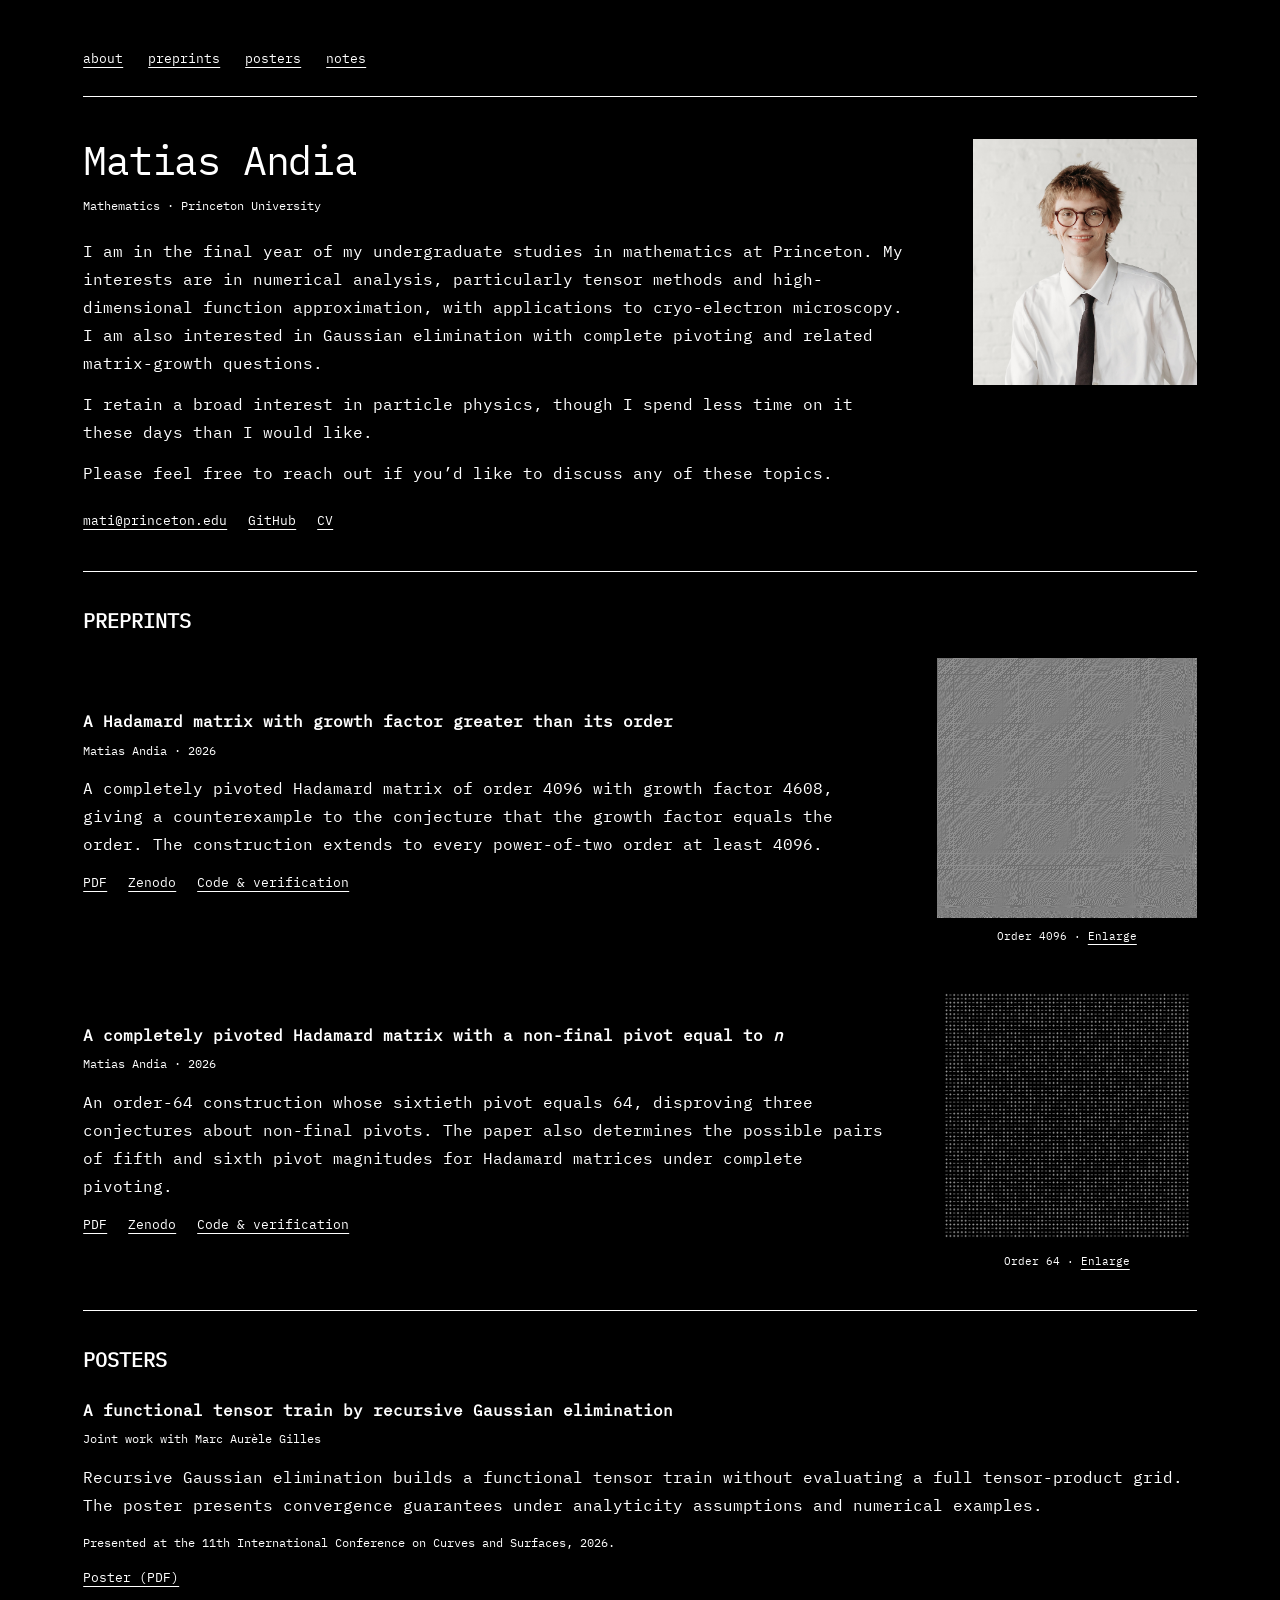
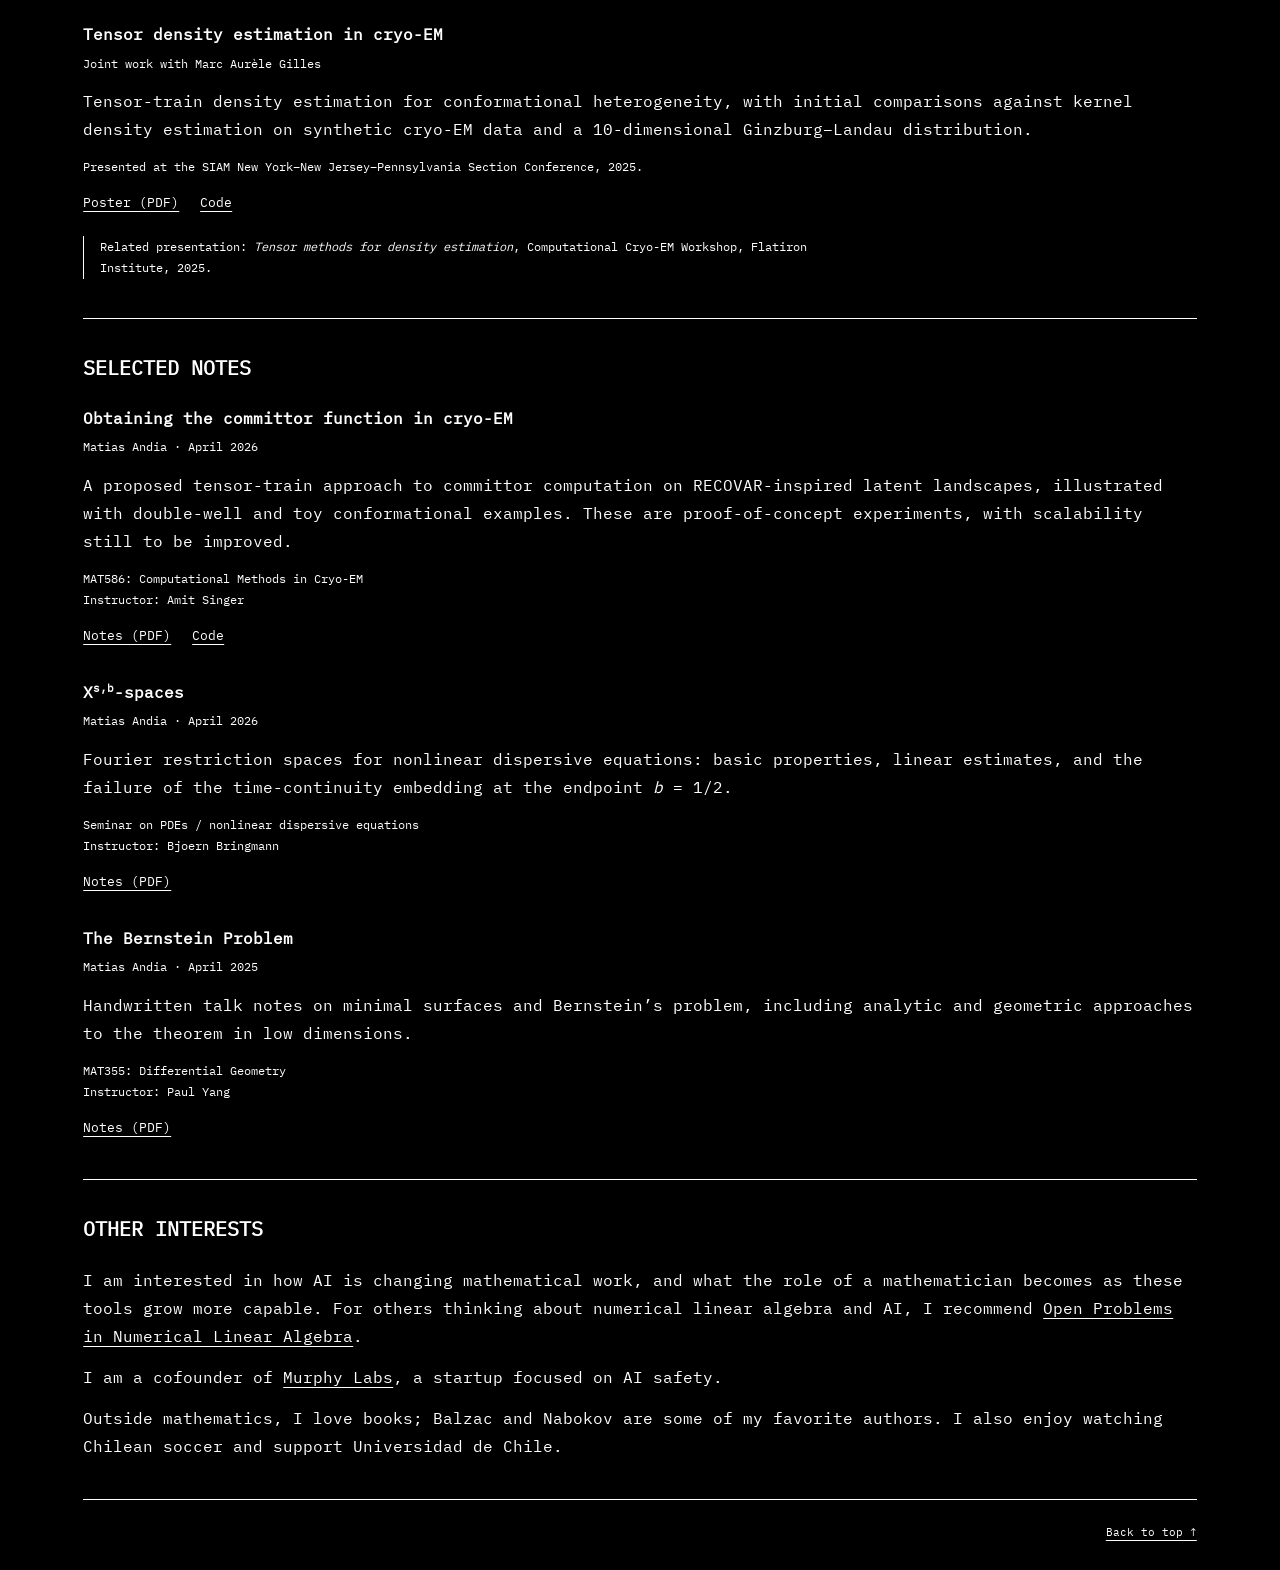
<file: index.html>
<!doctype html>
<html lang="en">
<head>
<meta charset="utf-8">
<meta name="viewport" content="width=device-width, initial-scale=1">
<meta name="description" content="Matias Andia studies mathematics at Princeton University, with interests in numerical analysis, tensor methods, high-dimensional approximation, and cryo-EM.">
<title>Matias Andia | Mathematics at Princeton</title>
<link rel="canonical" href="https://matias-ma.github.io/">
<meta name="author" content="Matias Andia">
<meta property="og:type" content="website">
<meta property="og:title" content="Matias Andia | Mathematics at Princeton">
<meta property="og:description" content="Numerical analysis, tensor methods, high-dimensional function approximation, and cryo-EM. Preprints, posters, and notes by Matias Andia.">
<meta property="og:url" content="https://matias-ma.github.io/">
<meta property="og:site_name" content="Matias Andia">
<meta property="og:image" content="https://matias-ma.github.io/assets/matias-andia.jpg">
<meta property="og:image:alt" content="Portrait of Matias Andia">
<meta property="og:image:width" content="1474">
<meta property="og:image:height" content="1619">
<script type="application/ld+json">
{
  "@context": "https://schema.org",
  "@type": "ProfilePage",
  "url": "https://matias-ma.github.io/",
  "name": "Matias Andia | Mathematics at Princeton",
  "mainEntity": {
    "@type": "Person",
    "@id": "https://matias-ma.github.io/#person",
    "name": "Matias Andia",
    "url": "https://matias-ma.github.io/",
    "sameAs": [
      "https://github.com/matias-ma"
    ],
    "affiliation": {
      "@type": "CollegeOrUniversity",
      "name": "Princeton University"
    },
    "description": "Undergraduate mathematics student at Princeton University interested in numerical analysis, tensor methods, high-dimensional function approximation, and cryo-EM.",
    "image": "https://matias-ma.github.io/assets/matias-andia.jpg"
  }
}
</script>
<link rel="stylesheet" href="style.css">
</head>
<body>
<a class="skip" href="#main">Skip to content</a>
<div class="page">
<header>
<nav aria-label="Main navigation"><a href="#about">about</a><a href="#preprints">preprints</a><a href="#posters">posters</a><a href="#notes">notes</a></nav>
</header>
<main id="main">
<section id="about" class="intro" aria-labelledby="name">
<div class="intro-text">
<h1 id="name">Matias Andia</h1>
<p class="affiliation">Mathematics · Princeton University</p>
<p>I am in the final year of my undergraduate studies in mathematics at Princeton. My interests are in numerical analysis, particularly tensor methods and high-dimensional function approximation, with applications to cryo-electron microscopy. I am also interested in Gaussian elimination with complete pivoting and related matrix-growth questions.</p>
<p>I retain a broad interest in particle physics, though I spend less time on it these days than I would like.</p>
<p>Please feel free to reach out if you’d like to discuss any of these topics.</p>
<p class="links"><a href="mailto:mati@princeton.edu">mati@princeton.edu</a><a href="https://github.com/matias-ma">GitHub</a><a href="cv.pdf">CV</a></p>
</div>
<div class="portrait"><img src="assets/matias-andia.jpg" alt="Matias Andia" width="1474" height="1619" fetchpriority="high"></div>
</section>
<section id="preprints" aria-labelledby="preprints-heading">
<h2 id="preprints-heading">Preprints</h2>
<article class="paper-with-figure">
<div class="paper-text">
<h3>A Hadamard matrix with growth factor greater than its order</h3>
<p class="meta">Matias Andia · 2026</p>
<p>A completely pivoted Hadamard matrix of order 4096 with growth factor 4608, giving a counterexample to the conjecture that the growth factor equals the order. The construction extends to every power-of-two order at least 4096.</p>
<p class="links"><a href="papers/hadamard-growth.pdf">PDF</a><a href="https://zenodo.org/records/23871097">Zenodo</a><a href="https://github.com/matias-ma/hadamard_cp">Code &amp; verification</a></p>
</div>
<figure class="matrix-figure">
<a href="assets/hadamard-4096.png" aria-label="View the order-4096 matrix at full size"><img src="assets/hadamard-4096.png" alt="Completely pivoted Hadamard matrix of order 4096" width="4096" height="4096" loading="lazy"></a>
<figcaption>Order 4096 · <a href="assets/hadamard-4096.png">Enlarge</a></figcaption>
</figure>
</article>
<article class="paper-with-figure">
<div class="paper-text">
<h3>A completely pivoted Hadamard matrix with a non-final pivot equal to <i>n</i></h3>
<p class="meta">Matias Andia · 2026</p>
<p>An order-64 construction whose sixtieth pivot equals 64, disproving three conjectures about non-final pivots. The paper also determines the possible pairs of fifth and sixth pivot magnitudes for Hadamard matrices under complete pivoting.</p>
<p class="links"><a href="papers/hadamard-non-final-pivot.pdf">PDF</a><a href="https://zenodo.org/records/23894280">Zenodo</a><a href="https://github.com/matias-ma/hadamard_cp">Code &amp; verification</a></p>
</div>
<figure class="matrix-figure">
<a href="assets/hadamard-64.svg" aria-label="View the order-64 matrix at full size"><img src="assets/hadamard-64.svg" alt="Completely pivoted Hadamard matrix of order 64" width="816" height="800" loading="lazy"></a>
<figcaption>Order 64 · <a href="assets/hadamard-64.svg">Enlarge</a></figcaption>
</figure>
</article>
</section>
<section id="posters" aria-labelledby="posters-heading">
<h2 id="posters-heading">Posters</h2>
<article>
<h3>A functional tensor train by recursive Gaussian elimination</h3>
<p class="meta">Joint work with Marc Aurèle Gilles</p>
<p>Recursive Gaussian elimination builds a functional tensor train without evaluating a full tensor-product grid. The poster presents convergence guarantees under analyticity assumptions and numerical examples.</p>
<p class="venue">Presented at the 11th International Conference on Curves and Surfaces, 2026.</p>
<p class="links"><a href="posters/functional-tensor-train.pdf">Poster (PDF)</a></p>
</article>
<article>
<h3>Tensor density estimation in cryo-EM</h3>
<p class="meta">Joint work with Marc Aurèle Gilles</p>
<p>Tensor-train density estimation for conformational heterogeneity, with initial comparisons against kernel density estimation on synthetic cryo-EM data and a 10-dimensional Ginzburg–Landau distribution.</p>
<p class="venue">Presented at the SIAM New York–New Jersey–Pennsylvania Section Conference, 2025.</p>
<p class="links"><a href="posters/tensor-density-cryo-em.pdf">Poster (PDF)</a><a href="https://github.com/matias-ma/tt-de">Code</a></p>
<p class="related">Related presentation: <i>Tensor methods for density estimation</i>, Computational Cryo-EM Workshop, Flatiron Institute, 2025.</p>
</article>
</section>
<section id="notes" aria-labelledby="notes-heading">
<h2 id="notes-heading">Selected notes</h2>
<article>
<h3>Obtaining the committor function in cryo-EM</h3>
<p class="meta">Matias Andia · April 2026</p>
<p>A proposed tensor-train approach to committor computation on RECOVAR-inspired latent landscapes, illustrated with double-well and toy conformational examples. These are proof-of-concept experiments, with scalability still to be improved.</p>
<p class="course">MAT586: Computational Methods in Cryo-EM<br>Instructor: Amit Singer</p>
<p class="links"><a href="notes/committor-cryo-em.pdf">Notes (PDF)</a><a href="https://github.com/matias-ma/committor-tt">Code</a></p>
</article>
<article>
<h3>X<sup>s,b</sup>-spaces</h3>
<p class="meta">Matias Andia · April 2026</p>
<p>Fourier restriction spaces for nonlinear dispersive equations: basic properties, linear estimates, and the failure of the time-continuity embedding at the endpoint <i>b</i> = 1/2.</p>
<p class="course">Seminar on PDEs / nonlinear dispersive equations<br>Instructor: Bjoern Bringmann</p>
<p class="links"><a href="notes/xsb-spaces.pdf">Notes (PDF)</a></p>
</article>
<article>
<h3>The Bernstein Problem</h3>
<p class="meta">Matias Andia · April 2025</p>
<p>Handwritten talk notes on minimal surfaces and Bernstein’s problem, including analytic and geometric approaches to the theorem in low dimensions.</p>
<p class="course">MAT355: Differential Geometry<br>Instructor: Paul Yang</p>
<p class="links"><a href="notes/bernstein-problem.pdf">Notes (PDF)</a></p>
</article>
</section>
<section id="interests" aria-labelledby="interests-heading">
<h2 id="interests-heading">Other interests</h2>
<p>I am interested in how AI is changing mathematical work, and what the role of a mathematician becomes as these tools grow more capable. For others thinking about numerical linear algebra and AI, I recommend <a href="https://github.com/ajt60gaibb/OpenProblemsInNLA">Open Problems in Numerical Linear Algebra</a>.</p>
<p>I am a cofounder of <a href="https://murphylabs.co/">Murphy Labs</a>, a startup focused on AI safety.</p>
<p>Outside mathematics, I love books; Balzac and Nabokov are some of my favorite authors. I also enjoy watching Chilean soccer and support Universidad de Chile.</p>
</section>
</main>
<footer><a href="#about">Back to top ↑</a></footer>
</div>
</body>
</html>
</file>
<file: style.css>
@font-face{font-family:Plex;src:url('assets/IBMPlexMono-Regular.ttf') format('truetype');font-weight:400;font-style:normal;font-display:swap}
*{box-sizing:border-box}
html{scroll-padding-top:24px;color-scheme:dark}
body{margin:0;background:#000;color:#fff;font-family:Plex,'SFMono-Regular',Consolas,'Liberation Mono',monospace;font-size:16px;line-height:1.75;-webkit-font-smoothing:antialiased}
.page{width:92%;max-width:1480px;margin:0 auto;padding:48px 32px 28px}
a{color:#fff;text-decoration:underline;text-underline-offset:4px;text-decoration-thickness:1px}
a:hover{color:#000;background:#fff}
a:focus-visible{outline:2px solid #fff;outline-offset:5px}
nav{display:flex;flex-wrap:wrap;gap:10px 25px;font-size:13px;padding-bottom:25px;border-bottom:1px solid #fff}
h1,h2,h3,p{margin:0}
h1{font-size:40px;line-height:1.2;letter-spacing:-1.2px;font-weight:500}
h2{text-transform:uppercase;font-size:20px;line-height:1.4;font-weight:600;margin-bottom:23px}
h3{font-size:16px;line-height:1.65;font-weight:600}
p{margin-top:13px}
section{padding:35px 0 39px;border-bottom:1px solid #fff}
.intro{display:grid;grid-template-columns:minmax(0,1fr) 224px;gap:64px;padding-top:39px;padding-bottom:38px}
.affiliation{font-size:12px;margin-top:11px;margin-bottom:21px}
.portrait{width:224px;height:246px;overflow:hidden;position:relative;margin-top:3px}
.portrait img{display:block;width:100%;height:100%;object-fit:cover}
.links{display:flex;flex-wrap:wrap;gap:8px 21px;font-size:13px;margin-top:14px}
.intro .links{margin-top:23px}
.meta,.course,.venue,.related,.section-note{font-size:12px;line-height:1.8}
.meta{margin-top:5px;margin-bottom:12px}
.section-note{margin-top:-13px;margin-bottom:25px}
article+article{margin-top:31px}
article>p:not(.meta):not(.links){max-width:112ch}
.related{border-left:1px solid #fff;padding-left:16px;margin-top:21px}
sup{font-size:.7em;line-height:0}
footer{display:flex;justify-content:flex-end;gap:20px;font-size:11px;padding-top:23px}
.skip{position:absolute;top:8px;left:8px;transform:translateY(-160%);background:#000;padding:8px;z-index:2}
.skip:focus{transform:translateY(0)}
@media(max-width:650px){body{font-size:14px}.page{width:100%;padding:25px 23px}nav{gap:10px 19px;font-size:12px;padding-bottom:20px}.intro{grid-template-columns:1fr;gap:23px;padding-top:29px}.portrait{grid-row:1;width:112px;height:123px;margin:0}.intro-text{grid-row:2}h1{font-size:30px}h2{font-size:19px}h3{font-size:15px}.affiliation{font-size:11px;margin-bottom:18px}section{padding:28px 0 32px}.links{gap:9px 20px}}
@media(min-width:651px) and (max-width:950px){.intro{grid-template-columns:minmax(0,1fr) 180px;gap:32px}.portrait{width:180px;height:198px}}
@media print{html{color-scheme:light}.page{max-width:none;padding:0}nav,.portrait,.skip,footer{display:none}.intro{display:block}body{font-size:10pt;background:#fff;color:#000}section{padding:16px 0;border-color:#000}article{break-inside:avoid}a{color:#000}.related{border-color:#000}}

.paper-with-figure{display:grid;grid-template-columns:minmax(0,1fr) 260px;gap:48px;align-items:center}
.paper-with-figure+article{margin-top:42px}
.paper-text{min-width:0}
.matrix-figure{margin:0}
.matrix-figure>a{display:block;background:#000;line-height:0}
.matrix-figure img{display:block;width:100%;height:auto}
.matrix-figure figcaption{margin-top:9px;font-size:11px;text-align:center}
@media(min-width:761px) and (max-width:1050px){.paper-with-figure{grid-template-columns:minmax(0,1fr) 204px;gap:28px}}
@media(max-width:760px){.paper-with-figure{grid-template-columns:1fr;gap:20px}.matrix-figure{width:min(260px,100%);justify-self:center}}
</file>
